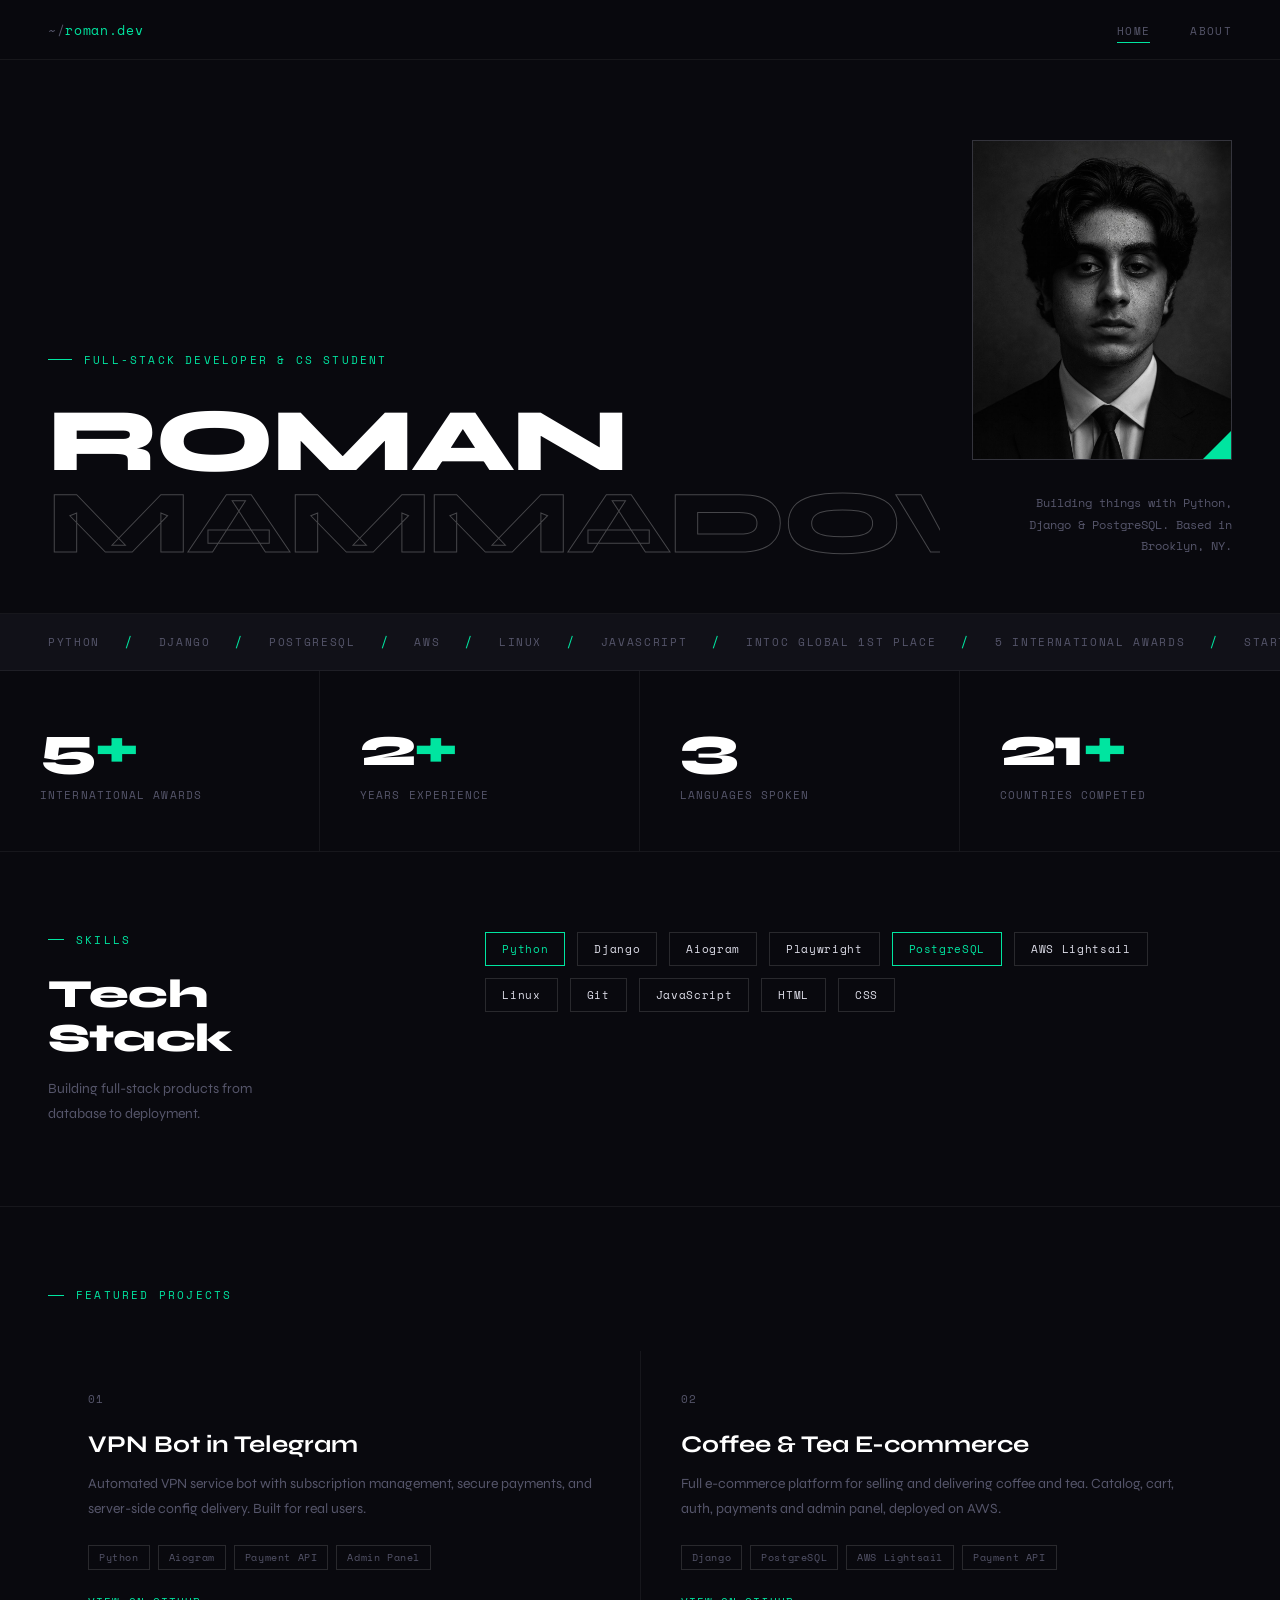
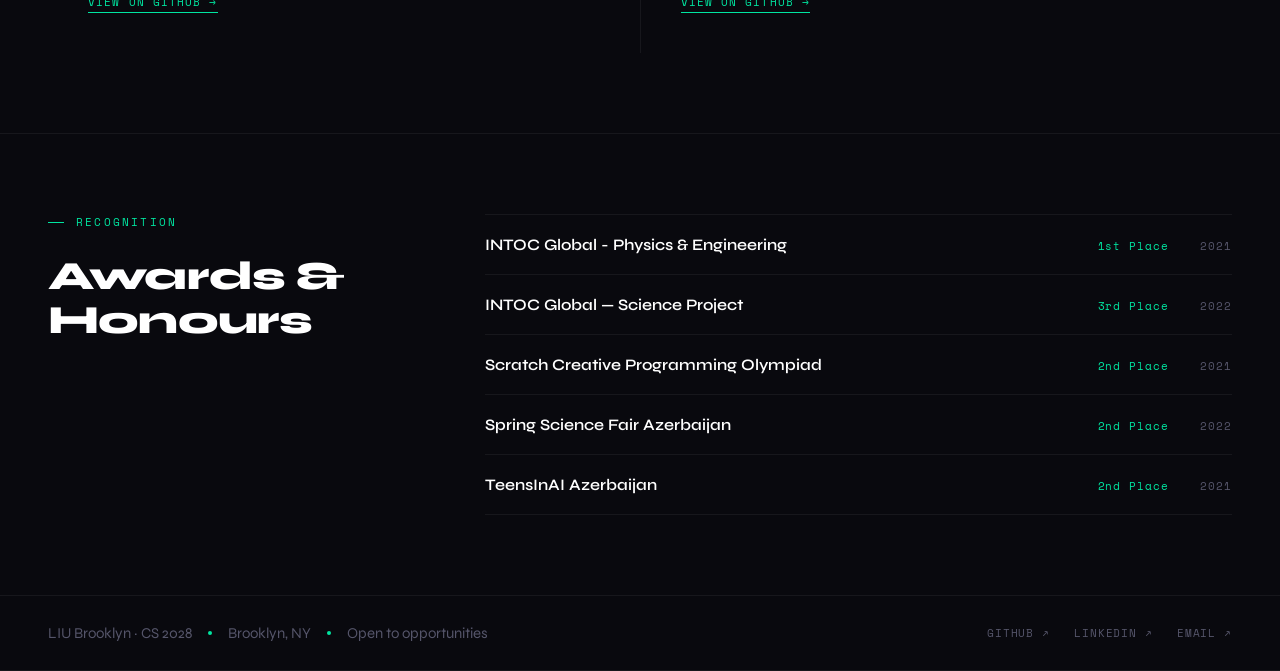
<file: index.html>
<!DOCTYPE html>
<html lang="en">
<head>
    <meta charset="UTF-8">
    <meta name="viewport" content="width=device-width, initial-scale=1.0">
    <title>Roman Mammadov</title>
    <link rel="icon" type="image/svg+xml" href="assets/favicon.svg">
    <link rel="preconnect" href="https://fonts.googleapis.com" />
    <link rel="preconnect" href="https://fonts.gstatic.com" crossorigin />
    <link href="https://fonts.googleapis.com/css2?family=Space+Mono:wght@400;700&family=Syne:wght@400;700;800&display=swap" rel="stylesheet" />
    <link rel="stylesheet" href="static/style.css">
</head>
<body>
    <nav>
        <a href="index.html" class="nav-logo">
            <span>~/</span>roman.dev
        </a>

        <ul class="nav-links">
            <li><a href="index.html" class="active">Home</a></li>
            <li><a href="about.html">About</a></li>
        </ul>

<!--         <a href="mailto:roman.mammadov@my.liu.edu" class="nav-cta">
            Contact
        </a>  -->
    </nav>

    <section class="hero">
            <div class="hero-left">
                <div class="hero-tag">Full-Stack Developer & CS Student</div>
                <h1 class="hero-name">
                <div>ROMAN</div>
                <div class="line2">MAMMADOV</div>
                </h1>
            </div>

            <div class="hero-right">
                <div class="photo-box">
                <div class="photo-placeholder">
                    <div class="ph-icon">
                    <svg viewBox="0 0 24 24" fill="none" stroke-width="1.5">
                        <circle cx="12" cy="8" r="4" />
                        <path d="M4 20c0-4 3.6-7 8-7s8 3 8 7" />
                    </svg>
                    </div>
                    <div class="ph-label"><img src="assets/prof_pic.jpeg" alt="A descriptive text for the image"></div>
                </div>
                <div class="ph-corner"></div>
                </div>

                <p class="hero-bio">
                Building things with Python, Django & PostgreSQL.
                Based in Brooklyn, NY.
                </p>
            </div>
    </section>
    <div class="marquee-wrap">
        <div class="marquee-track">
            <div class="marquee-item">
            Python <span class="sep">/</span>
            Django <span class="sep">/</span>
            PostgreSQL <span class="sep">/</span>
            AWS <span class="sep">/</span>
            Linux <span class="sep">/</span>
            JavaScript <span class="sep">/</span>
            INTOC Global 1st Place <span class="sep">/</span>
            5 International Awards <span class="sep">/</span>
            Startup Founder <span class="sep">/</span>
            Hackathon Winner <span class="sep">/</span>
            Brooklyn NY <span class="sep">/</span>
            </div>

            <div class="marquee-item" aria-hidden="true">
            Python <span class="sep">/</span>
            Django <span class="sep">/</span>
            PostgreSQL <span class="sep">/</span>
            AWS <span class="sep">/</span>
            Linux <span class="sep">/</span>
            JavaScript <span class="sep">/</span>
            INTOC Global 1st Place <span class="sep">/</span>
            5 International Awards <span class="sep">/</span>
            Startup Founder <span class="sep">/</span>
            Hackathon Winner <span class="sep">/</span>
            Brooklyn NY <span class="sep">/</span>
            </div>
        </div>
</div>
    <section class="stats-section">
        <div class="stat-block">
            <div class="stat-num">5<span>+</span></div>
            <div class="stat-label">International Awards</div>
        </div>

        <div class="stat-block">
            <div class="stat-num">2<span>+</span></div>
            <div class="stat-label">Years Experience</div>
        </div>

        <div class="stat-block">
            <div class="stat-num">3</div>
            <div class="stat-label">Languages Spoken</div>
        </div>

        <div class="stat-block">
            <div class="stat-num">21<span>+</span></div>
            <div class="stat-label">Countries Competed</div>
        </div>
    </section>
    <section class="skills-section">
        <div class="skills-left">
            <div class="section-label">Skills</div>
            <h2>Tech<br/>Stack</h2>
            <p>Building full-stack products from database to deployment.</p>
        </div>

        <div class="skills-grid">
            <div class="skill-tag accent">Python</div>
            <div class="skill-tag">Django</div>
            <div class="skill-tag">Aiogram</div>
            <div class="skill-tag">Playwright</div>
            <div class="skill-tag accent">PostgreSQL</div>
            <div class="skill-tag">AWS Lightsail</div>
            <div class="skill-tag">Linux</div>
            <div class="skill-tag">Git</div>
            <div class="skill-tag">JavaScript</div>
            <div class="skill-tag">HTML</div>
            <div class="skill-tag">CSS</div>
        </div>
    </section>

    <section class="featured-section">

  <div class="section-label">Featured Projects</div>

  <div class="projects-grid">

    <div class="project-card">
      <div class="project-num">01</div>
      <div class="project-title">VPN Bot in Telegram</div>
      <p class="project-desc">
        Automated VPN service bot with subscription management,
        secure payments, and server-side config delivery.
        Built for real users.
      </p>
      <div class="project-tags">
        <span class="project-tag">Python</span>
        <span class="project-tag">Aiogram</span>
        <span class="project-tag">Payment API</span>
        <span class="project-tag">Admin Panel</span>
      </div>
      <a href="https://github.com/chieftainroman/vpn_bot"
         target="_blank"
         class="project-link">
        View on GitHub →
      </a>
    </div>

    <div class="project-card">
      <div class="project-num">02</div>
      <div class="project-title">Coffee & Tea E-commerce</div>
      <p class="project-desc">
        Full e-commerce platform for selling and delivering coffee
        and tea. Catalog, cart, auth, payments and admin panel,
        deployed on AWS.
      </p>
      <div class="project-tags">
        <span class="project-tag">Django</span>
        <span class="project-tag">PostgreSQL</span>
        <span class="project-tag">AWS Lightsail</span>
        <span class="project-tag">Payment API</span>
      </div>
      <a href="https://github.com/chieftainroman/Carnival/tree/main"
         target="_blank"
         class="project-link">
        View on GitHub →
      </a>
    </div>

  </div>

</section>

    <section class="awards-section">
        <div class="awards-left">
            <div class="section-label">Recognition</div>
            <h2>Awards &amp;<br/>Honours</h2>
        </div>

        <div class="award-list">
            
            <div class="award-row">
                <div class="award-name">INTOC Global - Physics &amp; Engineering </div>
                <div class="award-place">1st Place</div>
                <div class="award-year">2021</div>
            </div>

            <div class="award-row">
                <div class="award-name">INTOC Global — Science Project</div>
                <div class="award-place">3rd Place</div>
                <div class="award-year">2022</div>
            </div>

            <div class="award-row">
                <div class="award-name">Scratch Creative Programming Olympiad</div>
                <div class="award-place">2nd Place</div>
                <div class="award-year">2021</div>
            </div>
            <div class="award-row">
                <div class="award-name">Spring Science Fair Azerbaijan</div>
                <div class="award-place">2nd Place</div>
                <div class="award-year">2022</div>
            </div>

            <div class="award-row">
                <div class="award-name">TeensInAI Azerbaijan</div>
                <div class="award-place">2nd Place</div>
                <div class="award-year">2021</div>
            </div>
  </div>

</section>

    <div class="hero-bottom">
        <div class="hero-role">
            <span>LIU Brooklyn · CS 2028</span>
            <span class="dot"></span>
            <span>Brooklyn, NY</span>
            <span class="dot"></span>
            <span>Open to opportunities</span>
        </div>

        <div class="hero-socials">
            <a href="https://github.com/chieftainroman" target="_blank">GitHub ↗</a>
            <a href="https://linkedin.com/in/roman-mammadov-a68628208" target="_blank">LinkedIn ↗</a>
            <a href="mailto:roman.mammadov@my.liu.edu">Email ↗</a>
        </div>
    </div>
    <footer>

        <div class="footer-left">
            © 2025 Roman Mammadov · Brooklyn, NY
        </div>

        <div class="footer-right">
            <a href="https://github.com/chieftainroman" target="_blank">GitHub</a>
            <a href="https://linkedin.com/in/roman-mammadov-a68628208" target="_blank">LinkedIn</a>
            <a href="mailto:roman.mammadov@my.liu.edu">Email</a>
        </div>

    </footer>
</body>
</html>
</file>
<file: static/style.css>
*,*::before,*::after{
    margin:0;
    padding:0;
    box-sizing: border-box;
}

:root {
  --bg:         #09090e;
  --surface:    #111118;
  --card:       #16161f;
  --border:     rgba(255, 255, 255, 0.06);
  --border-hi:  rgba(255, 255, 255, 0.13);
  --accent:     #00e5a0;
  --accent-dim: rgba(0, 229, 160, 0.08);
  --fg:         #dddde8;
  --muted:      #55556a;
  --subtle:     #2a2a38;
  --font-d: 'Syne', sans-serif;
  --font-m: 'Space Mono', monospace;
}

html {
    scroll-behavior: smooth;
}

body {
    background: var(--bg);
    color: var(--fg);
    font-family: var(--font-d);
    -webkit-font-smoothing: antialiased;
    overflow-x: hidden;
}


a {
  text-decoration: none;
  color: inherit;
}

nav {
    display: flex;
    align-items: center;
    justify-content: space-between;
    padding: 0 3rem;
    height: 60px;
    border-bottom: 1px solid var(--border);
    background: rgba(9,9,14,0.92);
    position: sticky;
    top:0;
    z-index: 100;
    backdrop-filter: blur(16px);
}

.nav-logo {
    font-family: var(--font-m);
    font-size: 13px;
    color: var(--accent);
    letter-spacing:0.05em;
}

.nav-logo span {
    color: var(--muted);
}

.nav-links {
    display: flex;
    gap: 2.5rem;
    list-style: none;
}

.nav-links a {
    font-family: var(--font-m);
    font-size: 11px;
    letter-spacing: 0.12em;
    text-transform: uppercase;
    color: var(--muted);
    position:relative;
    transition: color 0.2s;
}

.nav-links a::after {
    content: '';
    position: absolute;
    bottom: -4px;
    left: 0;
    width: 0;
    height: 1px;
    background: var(--accent);
    transition: width 0.25s;
}

.nav-links a:hover::after,
.nav-links a.active::after{
    width: 100%;
}

.nav-cta {
    font-family: var(--font-m);
    font-size: 11px;
    letter-spacing: 0.1em;
    text-transform: uppercase;
    color: var(--accent);
    border: 1px solid var(--accent);
    padding: 8px 20px;
    transition: background 0.2s, color 0.2s;
}

.nav-cta:hover {
    background: var(--accent);
    color: var(--bg);
}


.hero {
  padding: 5rem 3rem 3rem;
  border-bottom: 1px solid var(--border);
  display: grid;
  grid-template-columns: 1fr auto;
  gap: 2rem;
  align-items: end;
}
.hero-tag {
  font-family: var(--font-m);
  font-size: 11px;
  letter-spacing: 0.2em;
  text-transform: uppercase;
  color: var(--accent);
  margin-bottom: 2rem;
  display: flex;
  align-items: center;
  gap: 0.75rem;
}

.hero-tag::before {
  content: '';
  width: 24px;
  height: 1px;
  background: var(--accent);
}

.hero-name {
  font-family: var(--font-d);
  font-weight: 800;
  font-size: clamp(3rem, 7vw, 7rem);
  line-height: 0.92;
  letter-spacing: -0.03em;
  color: #fff;
}

.hero-name .line2 {
  color: transparent;
  -webkit-text-stroke: 1px rgba(255, 255, 255, 0.25);
}
.hero-right {
  display: flex;
  flex-direction: column;
  align-items: flex-end;
  gap: 2rem;
  padding-bottom: 0.5rem;
}

.hero-left {
  min-width: 0;
  overflow: hidden;
}

.photo-box {
  width: 260px;
  height: 320px;
  border: 1px solid var(--border-hi);
  background: var(--card);
  display: flex;
  align-items: center;
  justify-content: center;
  position: relative;
  overflow: hidden;
}

.photo-box img {
  width: 100%;
  height: 100%;
  object-fit: cover;
  object-position: top;
}

.photo-placeholder {
  display: flex;
  flex-direction: column;
  align-items: center;
  gap: 0.5rem;
}

.ph-icon {
  width: 56px;
  height: 56px;
  border-radius: 50%;
  background: var(--subtle);
  display: flex;
  align-items: center;
  justify-content: center;
}

.ph-icon svg {
  width: 28px;
  height: 28px;
  stroke: var(--muted);
}

.ph-label {
  font-family: var(--font-m);
  font-size: 10px;
  letter-spacing: 0.1em;
  text-transform: uppercase;
  color: var(--muted);
}

.ph-corner {
  position: absolute;
  bottom: 0;
  right: 0;
  width: 0;
  height: 0;
  border-style: solid;
  border-width: 0 0 28px 28px;
  border-color: transparent transparent var(--accent) transparent;
}

.hero-bio {
  max-width: 220px;
  text-align: right;
  font-family: var(--font-m);
  font-size: 12px;
  line-height: 1.8;
  color: var(--muted);
}

.hero-bottom {
  padding: 1.75rem 3rem;
  display: flex;
  align-items: center;
  justify-content: space-between;
  border-bottom: 1px solid var(--border);
}

.hero-role {
  display: flex;
  align-items: center;
  gap: 1rem;
  font-size: 0.9375rem;
  color: var(--muted);
}

.hero-role .dot {
  width: 4px;
  height: 4px;
  border-radius: 50%;
  background: var(--accent);
  flex-shrink: 0;
}

.hero-socials {
  display: flex;
  gap: 1.5rem;
}

.hero-socials a {
  font-family: var(--font-m);
  font-size: 11px;
  letter-spacing: 0.08em;
  text-transform: uppercase;
  color: var(--muted);
  border-bottom: 1px solid transparent;
  transition: color 0.2s, border-color 0.2s;
}

.hero-socials a:hover {
  color: var(--accent);
  border-color: var(--accent);
}

.marquee-wrap {
  border-bottom: 1px solid var(--border);
  background: var(--surface);
  overflow: hidden;
  padding: 1.1rem 0;
}

.marquee-track {
  display: flex;
  white-space: nowrap;
  animation: marquee 30s linear infinite;
}

.marquee-track:hover {
  animation-play-state: paused;
}

.marquee-item {
  display: inline-flex;
  align-items: center;
  gap: 1.5rem;
  font-family: var(--font-m);
  font-size: 11px;
  letter-spacing: 0.15em;
  text-transform: uppercase;
  color: var(--muted);
  padding: 0 3rem;
  flex-shrink: 0;
}

.marquee-item .sep {
  color: var(--accent);
  font-size: 14px;
}

@keyframes marquee {
  from { transform: translateX(0); }
  to   { transform: translateX(-50%); }
}

.stats-section {
  display: grid;
  grid-template-columns: repeat(4, 1fr);
  border-bottom: 1px solid var(--border);
}

.stat-block {
  padding: 3rem 2.5rem;
  border-right: 1px solid var(--border);
}

.stat-block:last-child {
  border-right: none;
}

.stat-num {
  font-family: var(--font-d);
  font-size: 3.5rem;
  font-weight: 800;
  color: #fff;
  line-height: 1;
  letter-spacing: -0.03em;
}

.stat-num span {
  color: var(--accent);
}

.stat-label {
  font-family: var(--font-m);
  font-size: 11px;
  letter-spacing: 0.1em;
  text-transform: uppercase;
  color: var(--muted);
  margin-top: 0.75rem;
}

.skills-section {
  padding: 5rem 3rem;
  display: grid;
  grid-template-columns: 1fr 2fr;
  gap: 4rem;
  border-bottom: 1px solid var(--border);
}

.section-label {
  font-family: var(--font-m);
  font-size: 11px;
  letter-spacing: 0.2em;
  text-transform: uppercase;
  color: var(--accent);
  margin-bottom: 1.5rem;
  display: flex;
  align-items: center;
  gap: 0.75rem;
}

.section-label::before {
  content: '';
  width: 16px;
  height: 1px;
  background: var(--accent);
}

.skills-left h2 {
  font-family: var(--font-d);
  font-size: 2.5rem;
  font-weight: 800;
  line-height: 1.1;
  letter-spacing: -0.02em;
  color: #fff;
}

.skills-left p {
  margin-top: 1rem;
  font-size: 0.875rem;
  line-height: 1.8;
  color: var(--muted);
  max-width: 240px;
}

.skills-grid {
  display: flex;
  flex-wrap: wrap;
  gap: 0.75rem;
  align-content: flex-start;
}

.skill-tag {
  font-family: var(--font-m);
  font-size: 11px;
  letter-spacing: 0.06em;
  color: var(--fg);
  border: 1px solid var(--border-hi);
  padding: 8px 16px;
  transition: border-color 0.2s, color 0.2s, background 0.2s;
  cursor: default;
}

.skill-tag:hover {
  border-color: var(--accent);
  color: var(--accent);
  background: var(--accent-dim);
}

.skill-tag.accent {
  border-color: var(--accent);
  color: var(--accent);
}

.featured-section {
  padding: 5rem 3rem;
  border-bottom: 1px solid var(--border);
}

.featured-section .section-label {
  margin-bottom: 3rem;
}

.projects-grid {
  display: grid;
  grid-template-columns: repeat(2, 1fr);
  gap: 1px;
  background: var(--border);
}

.project-card {
  background: var(--bg);
  padding: 2.5rem;
  transition: background 0.25s;
}

.project-card:hover {
  background: var(--surface);
}

.project-num {
  font-family: var(--font-m);
  font-size: 11px;
  letter-spacing: 0.1em;
  color: var(--muted);
  margin-bottom: 1.5rem;
}

.project-title {
  font-family: var(--font-d);
  font-size: 1.5rem;
  font-weight: 700;
  color: #fff;
  margin-bottom: 0.75rem;
  line-height: 1.2;
}

.project-desc {
  font-size: 0.875rem;
  line-height: 1.75;
  color: var(--muted);
  margin-bottom: 1.5rem;
}

.project-tags {
  display: flex;
  flex-wrap: wrap;
  gap: 0.5rem;
}

.project-tag {
  font-family: var(--font-m);
  font-size: 10px;
  letter-spacing: 0.06em;
  color: var(--muted);
  border: 1px solid var(--border-hi);
  padding: 4px 10px;
}

.project-link {
  display: inline-flex;
  align-items: center;
  gap: 0.5rem;
  margin-top: 1.5rem;
  font-family: var(--font-m);
  font-size: 11px;
  letter-spacing: 0.1em;
  text-transform: uppercase;
  color: var(--accent);
  border-bottom: 1px solid var(--accent);
  padding-bottom: 2px;
  transition: gap 0.2s;
}

.project-card:hover .project-link {
  gap: 0.75rem;
}

.awards-section {
  padding: 5rem 3rem;
  display: grid;
  grid-template-columns: 1fr 2fr;
  gap: 4rem;
  border-bottom: 1px solid var(--border);
}

.awards-left h2 {
  font-family: var(--font-d);
  font-size: 2.5rem;
  font-weight: 800;
  line-height: 1.1;
  letter-spacing: -0.02em;
  color: #fff;
}

.award-list {
  display: flex;
  flex-direction: column;
}

.award-row {
  display: flex;
  align-items: baseline;
  justify-content: space-between;
  gap: 2rem;
  padding: 1.25rem 0;
  border-bottom: 1px solid var(--border);
}

.award-row:first-child {
  border-top: 1px solid var(--border);
}

.award-name {
  font-family: var(--font-d);
  font-size: 1rem;
  font-weight: 600;
  color: #fff;
  flex: 1;
}

.award-place {
  font-family: var(--font-m);
  font-size: 11px;
  letter-spacing: 0.08em;
  color: var(--accent);
  white-space: nowrap;
}

.award-year {
  font-family: var(--font-m);
  font-size: 11px;
  letter-spacing: 0.08em;
  color: var(--muted);
  white-space: nowrap;
}

footer {
  padding: 2rem 3rem;
  display: flex;
  align-items: center;
  justify-content: space-between;
  border-top: 1px solid var(--border);
}

.footer-left {
  font-family: var(--font-m);
  font-size: 11px;
  letter-spacing: 0.08em;
  color: var(--muted);
}

.footer-right {
  display: flex;
  gap: 2rem;
}

.footer-right a {
  font-family: var(--font-m);
  font-size: 11px;
  letter-spacing: 0.08em;
  text-transform: uppercase;
  color: var(--muted);
  transition: color 0.2s;
}

.footer-right a:hover {
  color: var(--accent);
}

.about-hero {
  border-bottom: 1px solid var(--border);
}

.about-hero-top {
  display: flex;
  align-items: center;
  justify-content: space-between;
  padding: 2rem 3rem 0;
}

.about-index {
  font-family: var(--font-m);
  font-size: 11px;
  letter-spacing: 0.2em;
  text-transform: uppercase;
  color: var(--muted);
}

.about-status {
  display: flex;
  align-items: center;
  gap: 0.75rem;
  font-family: var(--font-m);
  font-size: 11px;
  letter-spacing: 0.1em;
  text-transform: uppercase;
  color: var(--muted);
}

.status-dot {
  width: 6px;
  height: 6px;
  border-radius: 50%;
  background: var(--accent);
  animation: pulse 2s ease-in-out infinite;
}

@keyframes pulse {
  0%, 100% { opacity: 1; }
  50%       { opacity: 0.3; }
}

.about-hero-name {
  padding: 1rem 3rem 0;
  overflow: hidden;
}

.about-hero-name h1 {
  font-family: var(--font-d);
  font-weight: 800;
  font-size: clamp(5rem, 13vw, 11rem);
  line-height: 0.88;
  letter-spacing: -0.03em;
  color: #fff;
  white-space: nowrap;
}

.about-hero-name .outline {
  color: transparent;
  -webkit-text-stroke: 1px rgba(255, 255, 255, 0.18);
}

.about-hero-bottom {
  display: grid;
  grid-template-columns: 1fr 1fr;
  border-top: 1px solid var(--border);
  margin-top: 3rem;
}

.about-hero-desc {
  padding: 2rem 3rem;
  font-size: 1.0625rem;
  line-height: 1.75;
  color: var(--muted);
  border-right: 1px solid var(--border);
}

.about-hero-desc em {
  color: var(--fg);
  font-style: normal;
}

.about-scroll-hint {
  padding: 2rem 3rem;
  display: flex;
  align-items: flex-end;
  justify-content: flex-end;
  gap: 1rem;
  font-family: var(--font-m);
  font-size: 10px;
  letter-spacing: 0.2em;
  text-transform: uppercase;
  color: var(--muted);
}

.scroll-line {
  display: block;
  width: 48px;
  height: 1px;
  background: var(--muted);
}


.story-section {
  display: grid;
  grid-template-columns: 320px 1fr;
  border-bottom: 1px solid var(--border);
  min-height: 500px;
}

.story-image-col {
  position: relative;
  overflow: hidden;
  border-right: 1px solid var(--border);
}

.story-image-col img {
  width: 100%;
  height: 100%;
  object-fit: cover;
  object-position: center top;
}

.story-image-label {
  position: absolute;
  bottom: 1.5rem;
  left: 1.5rem;
  font-family: var(--font-m);
  font-size: 9px;
  letter-spacing: 0.15em;
  text-transform: uppercase;
  color: var(--accent);
  background: rgba(9, 9, 14, 0.85);
  padding: 4px 10px;
}

.story-content-col {
  padding: 4rem 3rem;
  display: flex;
  flex-direction: column;
  justify-content: center;
}

.story-number {
  font-family: var(--font-d);
  font-size: clamp(4rem, 8vw, 7rem);
  font-weight: 800;
  color: var(--subtle);
  line-height: 1;
  letter-spacing: -0.04em;
  margin-bottom: 2rem;
  user-select: none;
}

.story-text {
  font-family: var(--font-d);
  font-size: clamp(1.1rem, 1.8vw, 1.5rem);
  font-weight: 400;
  line-height: 1.6;
  color: var(--fg);
  margin-top: 1rem;
}

.story-text em {
  color: var(--accent);
  font-style: normal;
  font-weight: 700;
}

.exp-section {
  border-bottom: 1px solid var(--border);
}

.exp-header {
  display: grid;
  grid-template-columns: 1fr 1fr;
  border-bottom: 1px solid var(--border);
}

.exp-header-left {
  padding: 4rem 3rem;
  border-right: 1px solid var(--border);
}

.exp-header-right {
  padding: 4rem 3rem;
  display: flex;
  flex-direction: column;
  justify-content: flex-end;
  gap: 0.5rem;
}

.exp-title {
  font-family: var(--font-d);
  font-size: clamp(2.5rem, 5vw, 4rem);
  font-weight: 800;
  color: #fff;
  letter-spacing: -0.03em;
  line-height: 1;
  margin-top: 1rem;
}

.exp-meta {
  font-family: var(--font-m);
  font-size: 11px;
  letter-spacing: 0.1em;
  text-transform: uppercase;
  color: var(--muted);
  line-height: 2;
}

.exp-body {
  display: grid;
  grid-template-columns: 1fr 1fr;
}

.exp-card:first-child {
  border-right: 1px solid var(--border);
}

.exp-photo-wrap {
  position: relative;
  height: 100%;
  min-height: 480px;
  overflow: hidden;
}

.exp-photo-wrap img {
  width: 100%;
  height: 100%;
  object-fit: cover;
  object-position: center top;
}

.exp-photo-overlay {
  position: absolute;
  inset: 0;
  background: rgba(9, 9, 14, 0.55);
}

.exp-photo-caption {
  position: absolute;
  bottom: 2rem;
  left: 2rem;
  right: 2rem;
}

.exp-caption-date {
  font-family: var(--font-m);
  font-size: 10px;
  letter-spacing: 0.15em;
  text-transform: uppercase;
  color: var(--accent);
  margin-bottom: 0.5rem;
}

.exp-caption-role {
  font-size: 1.25rem;
  font-weight: 700;
  color: #fff;
  line-height: 1.2;
}

.exp-caption-co {
  font-family: var(--font-m);
  font-size: 11px;
  color: rgba(255, 255, 255, 0.6);
  margin-top: 0.35rem;
}

.exp-card:last-child {
  display: flex;
  flex-direction: column;
}

.exp-job {
  padding: 3rem;
  border-bottom: 1px solid var(--border);
  flex: 1;
}

.exp-job:last-child {
  border-bottom: none;
}

.exp-date {
  font-family: var(--font-m);
  font-size: 10px;
  letter-spacing: 0.15em;
  text-transform: uppercase;
  color: var(--accent);
  margin-bottom: 0.75rem;
}

.exp-role {
  font-size: 1.25rem;
  font-weight: 700;
  color: #fff;
  margin-bottom: 0.25rem;
}

.exp-company {
  font-family: var(--font-m);
  font-size: 11px;
  color: var(--muted);
  letter-spacing: 0.06em;
  margin-bottom: 1.25rem;
}

.exp-points {
  list-style: none;
  display: flex;
  flex-direction: column;
  gap: 0.6rem;
}

.exp-points li {
  font-size: 0.875rem;
  line-height: 1.7;
  color: var(--muted);
  padding-left: 1.25rem;
  position: relative;
}

.exp-points li::before {
  content: '';
  position: absolute;
  left: 0;
  top: 0.65em;
  width: 6px;
  height: 1px;
  background: var(--accent);
}

.about-proj-section {
  border-bottom: 1px solid var(--border);
}

.about-proj-header {
  display: flex;
  align-items: baseline;
  justify-content: space-between;
  padding: 3rem 3rem 2rem;
  border-bottom: 1px solid var(--border);
}

.about-proj-title {
  font-family: var(--font-d);
  font-size: clamp(2.5rem, 5vw, 4rem);
  font-weight: 800;
  color: #fff;
  letter-spacing: -0.03em;
}

.about-proj-count {
  font-family: var(--font-m);
  font-size: 11px;
  letter-spacing: 0.1em;
  text-transform: uppercase;
  color: var(--muted);
}

.about-proj-item {
  display: grid;
  grid-template-columns: 60px 1fr 1fr;
  border-bottom: 1px solid var(--border);
  min-height: 180px;
  transition: background 0.2s;
}

.about-proj-item:last-child {
  border-bottom: none;
}

.about-proj-item:hover {
  background: var(--surface);
}

.about-proj-num {
  padding: 2rem 1.5rem;
  border-right: 1px solid var(--border);
  font-family: var(--font-m);
  font-size: 11px;
  letter-spacing: 0.1em;
  color: var(--muted);
  display: flex;
  align-items: flex-start;
  padding-top: 2.25rem;
}

.about-proj-left {
  padding: 2rem 2.5rem;
  border-right: 1px solid var(--border);
  display: flex;
  flex-direction: column;
  justify-content: center;
}

.about-proj-name {
  font-family: var(--font-d);
  font-size: 1.25rem;
  font-weight: 700;
  color: #fff;
  letter-spacing: -0.02em;
  margin-bottom: 0.75rem;
  line-height: 1.1;
}

.about-proj-desc {
  font-size: 0.875rem;
  line-height: 1.75;
  color: var(--muted);
}

.about-proj-right {
  padding: 2rem 2.5rem;
  display: flex;
  flex-direction: column;
  justify-content: space-between;
}

.about-proj-tags {
  display: flex;
  flex-wrap: wrap;
  gap: 0.5rem;
}

.about-proj-tag {
  font-family: var(--font-m);
  font-size: 10px;
  letter-spacing: 0.06em;
  color: var(--muted);
  border: 1px solid var(--border-hi);
  padding: 4px 10px;
}

.about-proj-link {
  font-family: var(--font-m);
  font-size: 11px;
  letter-spacing: 0.1em;
  text-transform: uppercase;
  color: var(--accent);
  border-bottom: 1px solid var(--accent);
  padding-bottom: 2px;
  align-self: flex-start;
  transition: letter-spacing 0.2s;
}

.about-proj-link:hover {
  letter-spacing: 0.16em;
}

.edu-section {
  display: grid;
  grid-template-columns: 1fr 1fr;
  border-bottom: 1px solid var(--border);
}

.edu-left {
  padding: 5rem 3rem;
  border-right: 1px solid var(--border);
  display: flex;
  flex-direction: column;
  justify-content: center;
}

.edu-degree {
  font-family: var(--font-d);
  font-size: 2.25rem;
  font-weight: 800;
  color: #fff;
  letter-spacing: -0.02em;
  line-height: 1.1;
  margin: 1.5rem 0 1rem;
}

.edu-school {
  font-family: var(--font-m);
  font-size: 11px;
  color: var(--muted);
  line-height: 2.2;
  letter-spacing: 0.04em;
}

.edu-right {
  padding: 5rem 3rem;
  display: flex;
  flex-direction: column;
  gap: 2rem;
}

.edu-extras {
  display: flex;
  flex-direction: column;
}

.edu-row {
  display: flex;
  align-items: baseline;
  justify-content: space-between;
  padding: 1rem 0;
  border-bottom: 1px solid var(--border);
}

.edu-row:first-child {
  border-top: 1px solid var(--border);
}

.edu-key {
  font-family: var(--font-m);
  font-size: 10px;
  letter-spacing: 0.15em;
  text-transform: uppercase;
  color: var(--muted);
}

.edu-val {
  font-size: 0.9375rem;
  font-weight: 600;
  color: #fff;
  text-align: right;
}

.edu-val-accent {
  color: var(--accent);
}

.murzik-wrap {
  position: relative;
  height: 280px;
  overflow: hidden;
  border: 1px solid var(--border-hi);
}

.murzik-wrap img {
  width: 100%;
  height: 100%;
  object-fit: cover;
  object-position: center top;
}

.murzik-label {
  position: absolute;
  top: 1.5rem;
  left: 1.5rem;
  font-family: var(--font-m);
  font-size: 9px;
  letter-spacing: 0.15em;
  text-transform: uppercase;
  color: var(--accent);
  background: rgba(9, 9, 14, 0.85);
  padding: 4px 10px;
}



#scenes {
  position: fixed;
  top: 60px;
  left: 0;
  right: 0;
  bottom: 0;
  overflow: hidden;
}

.scene {
  position: absolute;
  inset: 0;
  opacity: 0;
  pointer-events: none;
  will-change: opacity;
}

.scene.active {
  opacity: 1;
  pointer-events: auto;
}

/* ── SCENE SIZING ── */
.scene {
  height: 100%;
}

#scenes .about-hero {
  height: 100%;
  display: flex;
  flex-direction: column;
  justify-content: center;
  overflow: hidden;
  padding: 0;
}

#scenes .about-hero .about-hero-name h1 {
  font-size: clamp(3.5rem, 10vw, 8rem);
}

#scenes .about-hero .about-hero-bottom {
  margin-top: 1rem;
}

#scenes .story-section {
  height: 100%;
  min-height: unset;
  overflow: hidden;
}

#scenes .story-image-col {
  height: 100%;
}

#scenes .story-content-col {
  padding: 2.5rem 3rem;
}

#scenes .story-number {
  font-size: 4rem;
  margin-bottom: 0.75rem;
}

#scenes .exp-section {
  height: 100%;
  display: flex;
  flex-direction: column;
  overflow: hidden;
}

#scenes .exp-header-left,
#scenes .exp-header-right {
  padding: 1.5rem 3rem;
}

#scenes .exp-body {
  flex: 1;
  overflow: hidden;
}

#scenes .exp-photo-wrap {
  min-height: unset;
  height: 100%;
}

#scenes .exp-job {
  padding: 1.5rem 2.5rem;
}

#scenes .about-proj-section {
  height: 100%;
  display: flex;
  flex-direction: column;
  overflow: hidden;
}

#scenes .about-proj-header {
  padding: 1.5rem 3rem 1rem;
  flex-shrink: 0;
}

#scenes .about-proj-grid {
  flex: 1;
  overflow: hidden;
  display: grid;
  grid-template-columns: 1fr 1fr;
  grid-template-rows: 1fr 1fr;
  gap: 1px;
  background: var(--border);
}

#scenes .about-proj-item {
  min-height: unset;
  overflow: hidden;
  padding: 1.25rem 1.5rem;
}

#scenes .about-proj-num {
  padding: 0;
  border-right: none;
  margin-bottom: 0.35rem;
  display: block;
}

#scenes .about-proj-left {
  padding: 0;
  border-right: none;
}

#scenes .about-proj-right {
  padding: 0;
  margin-top: 0.5rem;
  flex-direction: row;
  align-items: center;
  justify-content: space-between;
  gap: 1rem;
}

#scenes .about-proj-item {
  display: flex;
  flex-direction: column;
}

#scenes .edu-section {
  height: 100%;
  overflow: hidden;
}

#scenes .edu-left {
  padding: 0;
  border-right: 1px solid var(--border);
  overflow: hidden;
}
#scenes .edu-right {
  padding: 2rem 3rem;
  overflow: hidden;
  display: flex;
  flex-direction: column;
  gap: 0.5rem;
}

#scenes .edu-left .murzik-wrap {
  height: 100%;
  border: none;
}

#scenes .edu-left .murzik-wrap img {
  width: 100%;
  height: 100%;
  object-fit: cover;
  object-position: center;
}

#scenes .edu-degree {
  font-size: 1.75rem;
  margin: 0.75rem 0 0.5rem;
}

#scenes .edu-school {
  line-height: 1.8;
}

#scenes .edu-row {
  padding: 0.6rem 0;
}

#scenes .edu-extras {
  margin-top: 0.25rem;
}

#scenes .exp-header-left,
#scenes .exp-header-right {
  padding: 1.25rem 3rem;
}

#scenes .exp-title {
  font-size: clamp(2rem, 4vw, 3rem);
  margin-top: 0.5rem;
}

footer{
    display: none;
}
</file>
